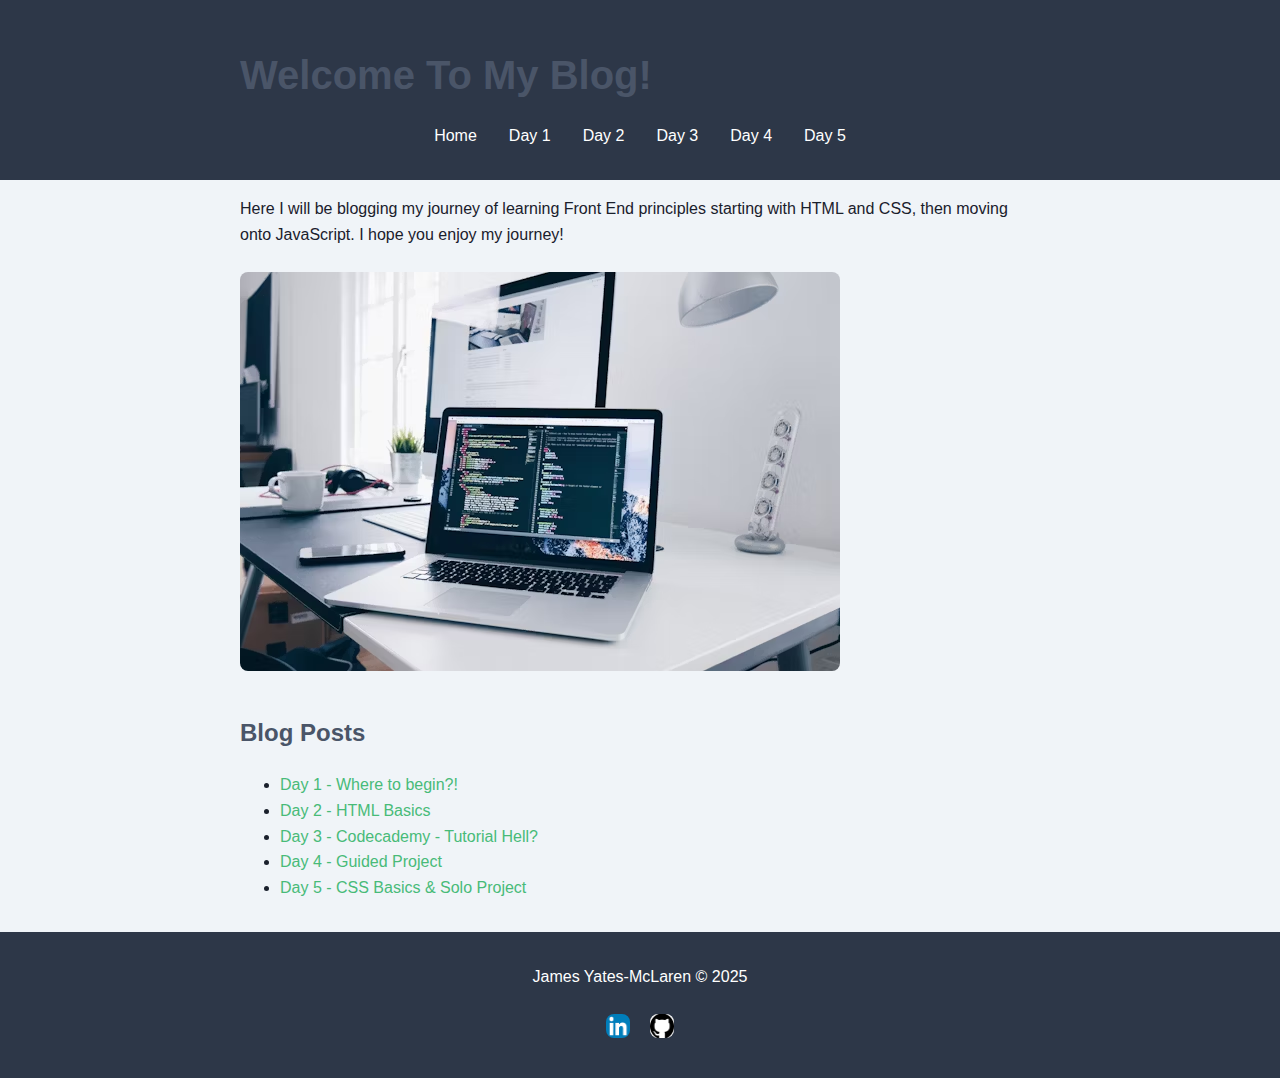
<file: index.html>
<!DOCTYPE html>
<html lang="en">
  <head>
    <meta charset="UTF-8" />
    <meta name="viewport" content="width=device-width, initial-scale=1.0" />
    <link rel="stylesheet" href="style.css" />
    <title>JY-M Front End Blog</title>
  </head>
  <body>
    <header>
      <div class="container">
        <h1>Welcome To My Blog!</h1>
        <nav>
          <ul>
            <li><a href="index.html">Home</a></li>
            <li><a href="Day1.html">Day 1</a></li>
            <li><a href="Day2.html">Day 2</a></li>
            <li><a href="Day3.html">Day 3</a></li>
            <li><a href="Day4.html">Day 4</a></li>
            <li><a href="Day5.html">Day 5</a></li>
          </ul>
        </nav>
      </div>
    </header>

    <main class="container">
      <p>
        Here I will be blogging my journey of learning Front End principles
        starting with HTML and CSS, then moving onto JavaScript. I hope you
        enjoy my journey!
      </p>

      <img src="images/coding.avif" alt="laptop displaying code" />

      <h2>Blog Posts</h2>
      <ul>
        <li><a href="Day1.html">Day 1 - Where to begin?!</a></li>
        <li><a href="Day2.html">Day 2 - HTML Basics</a></li>
        <li><a href="Day3.html">Day 3 - Codecademy - Tutorial Hell?</a></li>
        <li><a href="Day4.html">Day 4 - Guided Project</a></li>
        <li><a href="Day5.html">Day 5 - CSS Basics & Solo Project</a></li>
      </ul>
    </main>

    <footer>
      <div class="container">
        <p>James Yates-McLaren &copy; 2025</p>
        <div class="social-links">
          <a href="https://www.linkedin.com/in/jamesyates-mclaren/">
            <img
              src="images/Linkedin Logo.png"
              alt="James Yates-McLaren Linkedin"
            />
          </a>
          <a href="https://github.com/Jates12">
            <img
              src="images/Github.png"
              alt="James Yates-McLaren GitHub Link"
            />
          </a>
        </div>
      </div>
    </footer>
  </body>
</html>
</file>
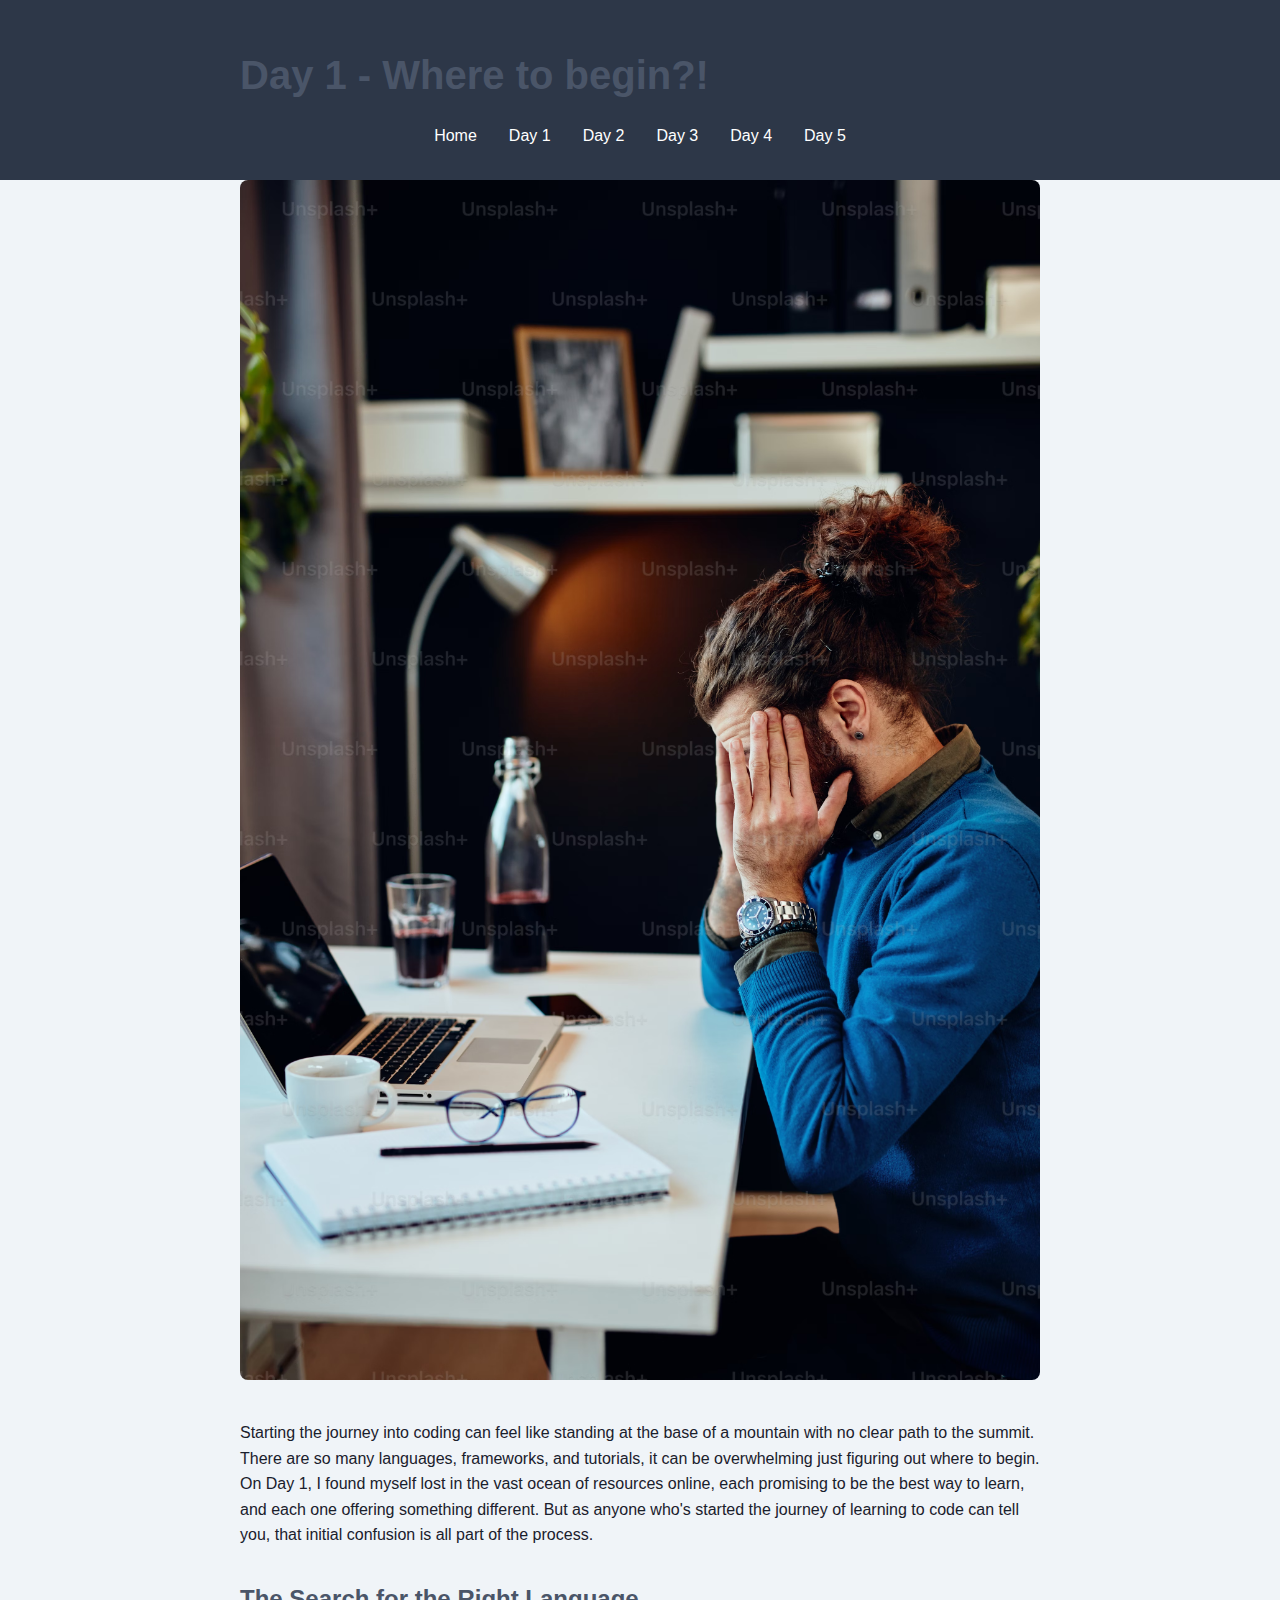
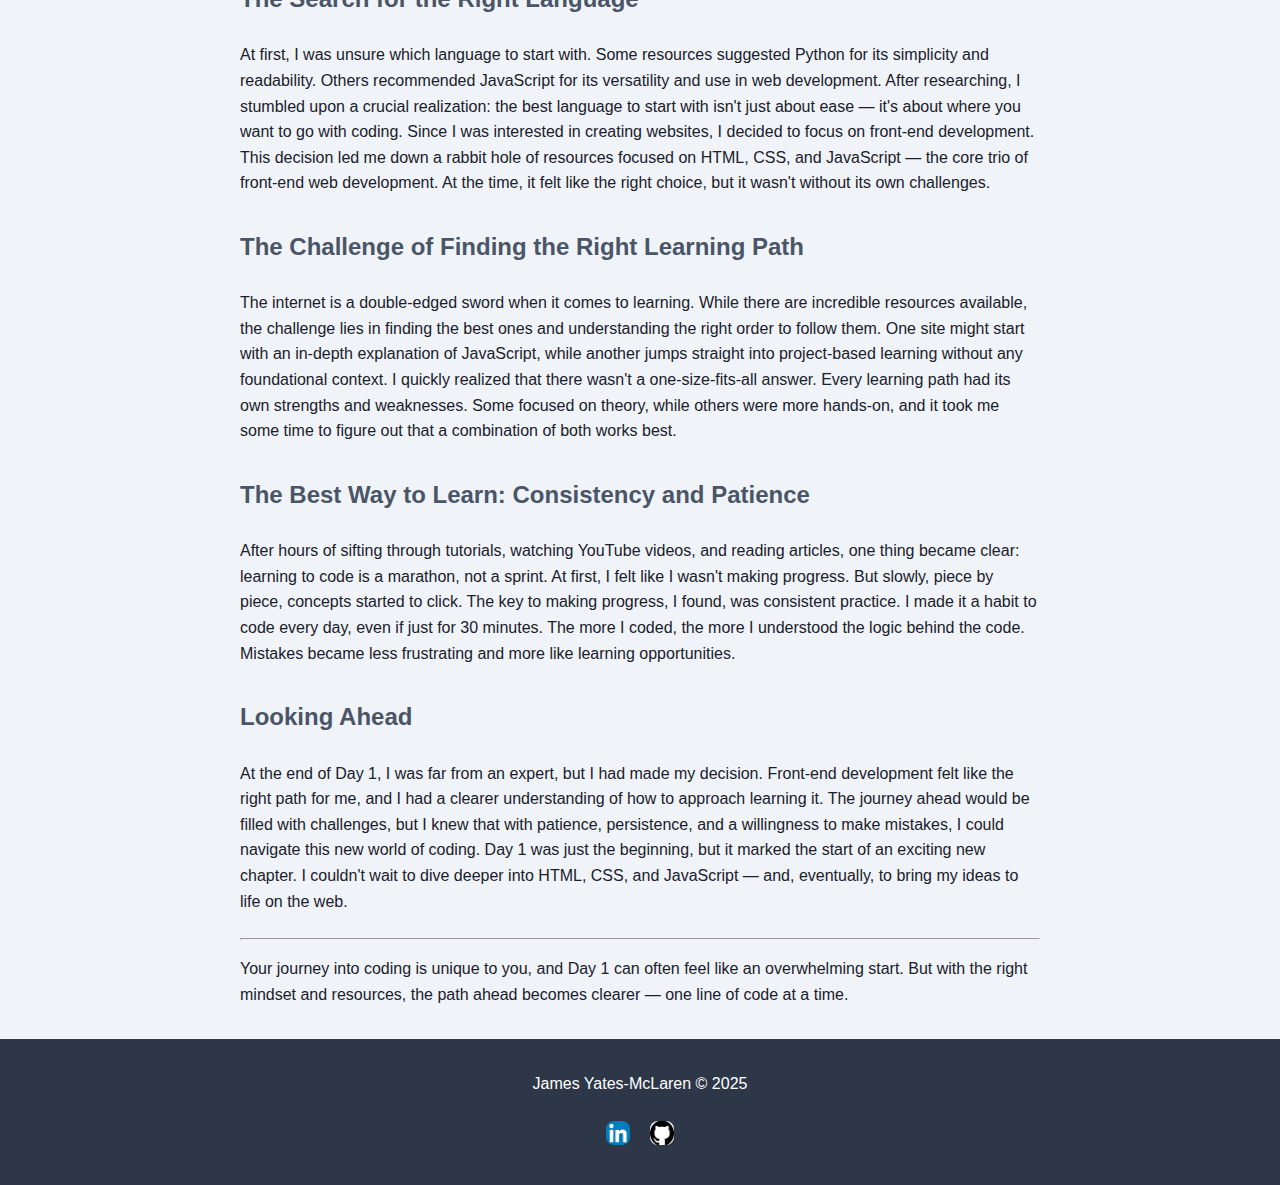
<file: Day1.html>
<!DOCTYPE html>
<html lang="en">
  <head>
    <meta charset="UTF-8" />
    <meta name="viewport" content="width=device-width, initial-scale=1.0" />
    <title>Day 1 - Where to begin?!</title>
    <link rel="stylesheet" href="style.css" />
  </head>
  <body>
    <header>
      <div class="container">
        <h1>Day 1 - Where to begin?!</h1>
        <nav>
          <ul>
            <li><a href="index.html">Home</a></li>
            <li><a href="Day1.html">Day 1</a></li>
            <li><a href="Day2.html">Day 2</a></li>
            <li><a href="Day3.html">Day 3</a></li>
            <li><a href="Day4.html">Day 4</a></li>
            <li><a href="Day5.html">Day 5</a></li>
          </ul>
        </nav>
      </div>
    </header>

    <main class="container">
      <img src="images/Confusion.avif" alt="Confusion" />

      <p>
        Starting the journey into coding can feel like standing at the base of a
        mountain with no clear path to the summit. There are so many languages,
        frameworks, and tutorials, it can be overwhelming just figuring out
        where to begin. On Day 1, I found myself lost in the vast ocean of
        resources online, each promising to be the best way to learn, and each
        one offering something different. But as anyone who's started the
        journey of learning to code can tell you, that initial confusion is all
        part of the process.
      </p>

      <h3>The Search for the Right Language</h3>
      <p>
        At first, I was unsure which language to start with. Some resources
        suggested Python for its simplicity and readability. Others recommended
        JavaScript for its versatility and use in web development. After
        researching, I stumbled upon a crucial realization: the best language to
        start with isn't just about ease — it's about where you want to go with
        coding. Since I was interested in creating websites, I decided to focus
        on front-end development. This decision led me down a rabbit hole of
        resources focused on HTML, CSS, and JavaScript — the core trio of
        front-end web development. At the time, it felt like the right choice,
        but it wasn't without its own challenges.
      </p>

      <h3>The Challenge of Finding the Right Learning Path</h3>
      <p>
        The internet is a double-edged sword when it comes to learning. While
        there are incredible resources available, the challenge lies in finding
        the best ones and understanding the right order to follow them. One site
        might start with an in-depth explanation of JavaScript, while another
        jumps straight into project-based learning without any foundational
        context. I quickly realized that there wasn't a one-size-fits-all
        answer. Every learning path had its own strengths and weaknesses. Some
        focused on theory, while others were more hands-on, and it took me some
        time to figure out that a combination of both works best.
      </p>

      <h3>The Best Way to Learn: Consistency and Patience</h3>
      <p>
        After hours of sifting through tutorials, watching YouTube videos, and
        reading articles, one thing became clear: learning to code is a
        marathon, not a sprint. At first, I felt like I wasn't making progress.
        But slowly, piece by piece, concepts started to click. The key to making
        progress, I found, was consistent practice. I made it a habit to code
        every day, even if just for 30 minutes. The more I coded, the more I
        understood the logic behind the code. Mistakes became less frustrating
        and more like learning opportunities.
      </p>

      <h3>Looking Ahead</h3>
      <p>
        At the end of Day 1, I was far from an expert, but I had made my
        decision. Front-end development felt like the right path for me, and I
        had a clearer understanding of how to approach learning it. The journey
        ahead would be filled with challenges, but I knew that with patience,
        persistence, and a willingness to make mistakes, I could navigate this
        new world of coding. Day 1 was just the beginning, but it marked the
        start of an exciting new chapter. I couldn't wait to dive deeper into
        HTML, CSS, and JavaScript — and, eventually, to bring my ideas to life
        on the web.
      </p>

      <hr />

      <p>
        Your journey into coding is unique to you, and Day 1 can often feel like
        an overwhelming start. But with the right mindset and resources, the
        path ahead becomes clearer — one line of code at a time.
      </p>
    </main>

    <footer>
      <div class="container">
        <p>James Yates-McLaren &copy; 2025</p>
        <div class="social-links">
          <a href="https://www.linkedin.com/in/jamesyates-mclaren/">
            <img
              src="images/Linkedin Logo.png"
              alt="James Yates-McLaren Linkedin"
            />
          </a>
          <a href="https://github.com/Jates12">
            <img
              src="images/Github.png"
              alt="James Yates-McLaren GitHub Link"
            />
          </a>
        </div>
      </div>
    </footer>
  </body>
</html>
</file>
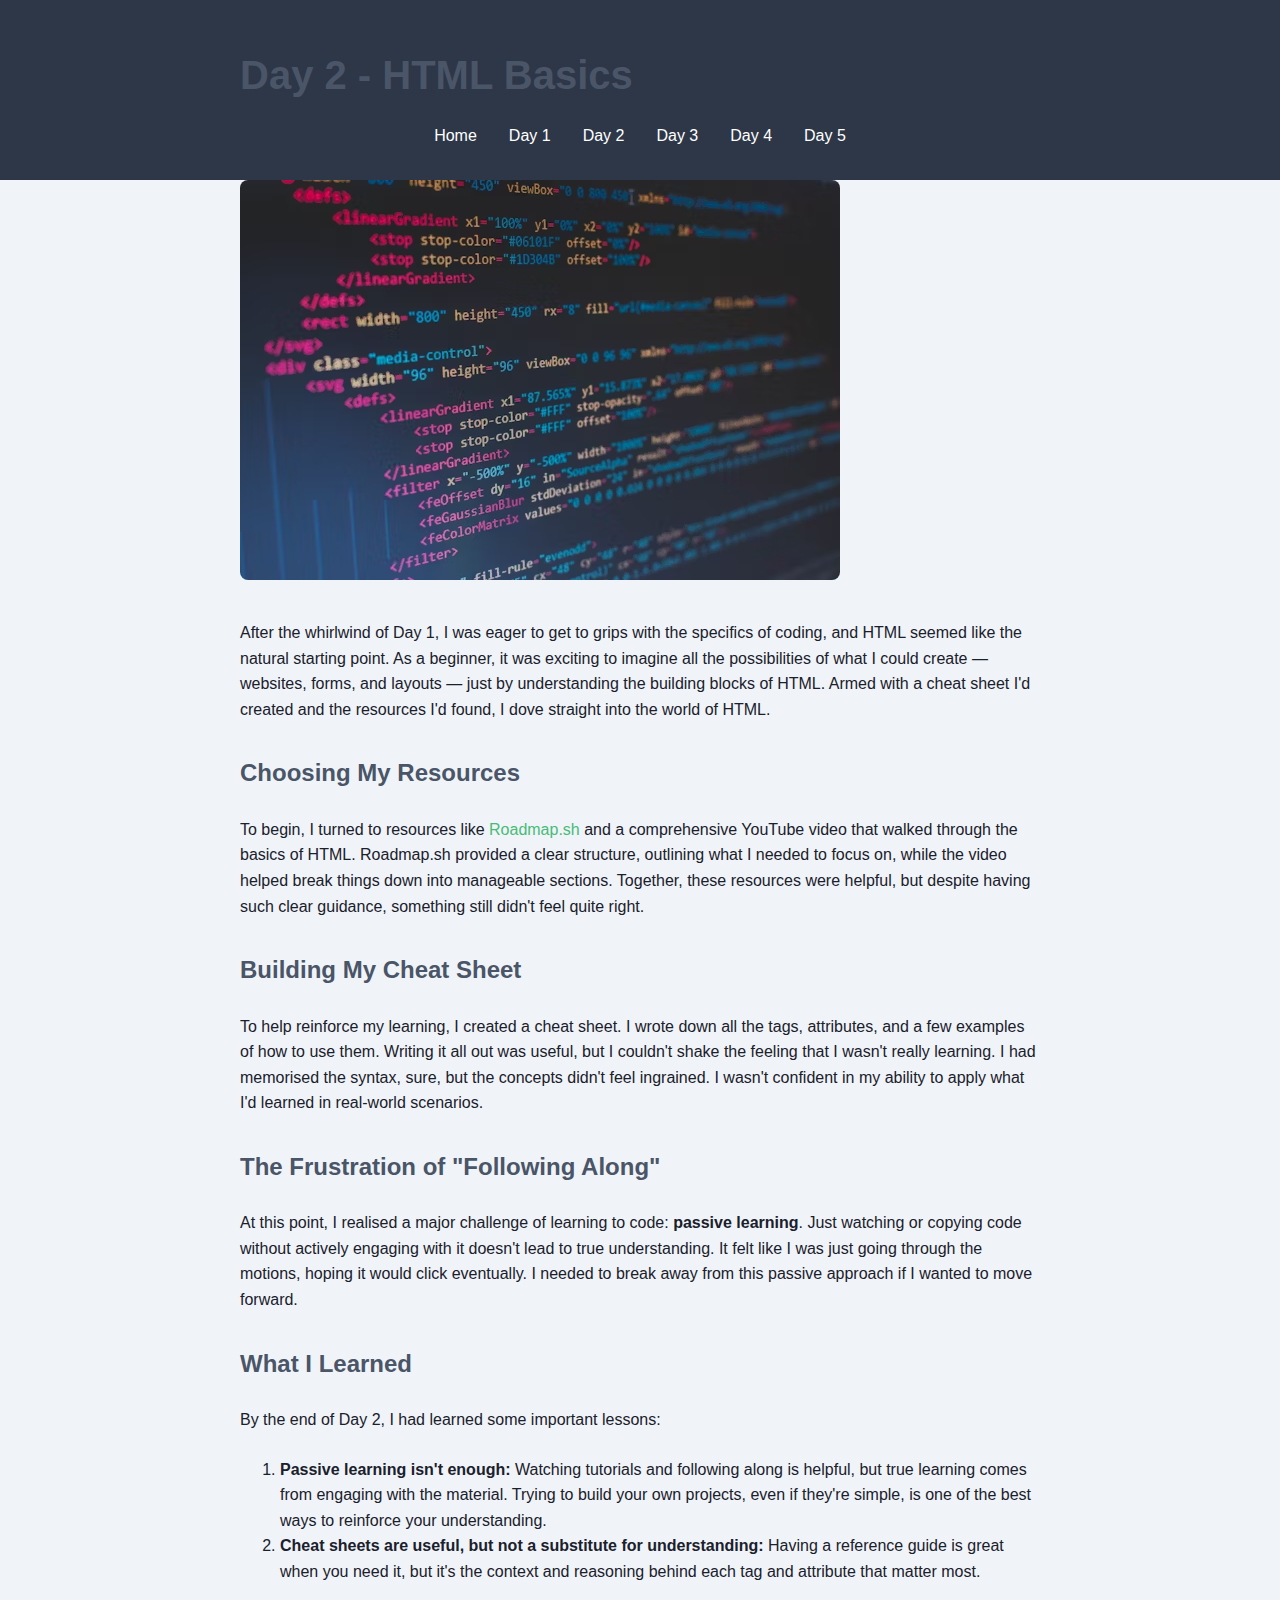
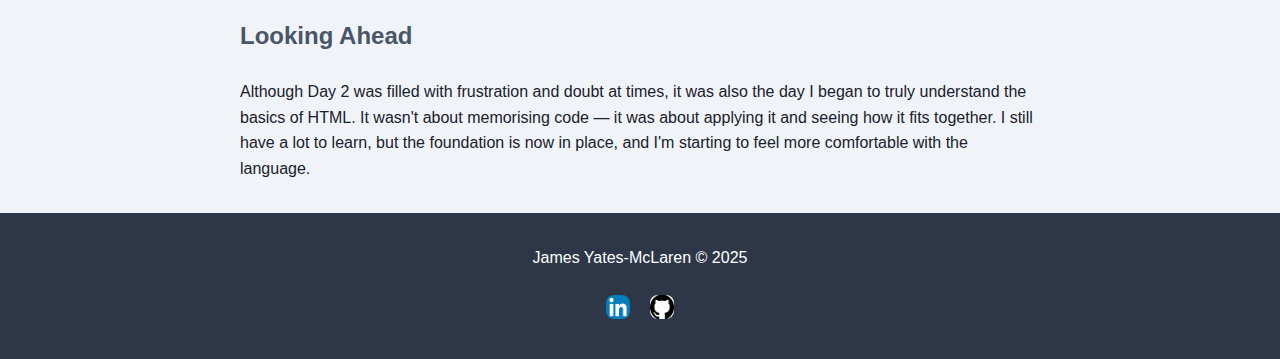
<file: Day2.html>
<!DOCTYPE html>
<html lang="en">
  <head>
    <meta charset="UTF-8" />
    <meta name="viewport" content="width=device-width, initial-scale=1.0" />
    <title>Day 2 - HTML Basics</title>
    <link rel="stylesheet" href="style.css" />
  </head>
  <body>
    <header>
      <div class="container">
        <h1>Day 2 - HTML Basics</h1>
        <nav>
          <ul>
            <li><a href="index.html">Home</a></li>
            <li><a href="Day1.html">Day 1</a></li>
            <li><a href="Day2.html">Day 2</a></li>
            <li><a href="Day3.html">Day 3</a></li>
            <li><a href="Day4.html">Day 4</a></li>
            <li><a href="Day5.html">Day 5</a></li>
          </ul>
        </nav>
      </div>
    </header>

    <main class="container">
      <img src="images/html.avif" alt="HTML code" />

      <p>
        After the whirlwind of Day 1, I was eager to get to grips with the
        specifics of coding, and HTML seemed like the natural starting point. As
        a beginner, it was exciting to imagine all the possibilities of what I
        could create — websites, forms, and layouts — just by understanding the
        building blocks of HTML. Armed with a cheat sheet I'd created and the
        resources I'd found, I dove straight into the world of HTML.
      </p>

      <h3>Choosing My Resources</h3>
      <p>
        To begin, I turned to resources like
        <a href="https://roadmap.sh/">Roadmap.sh</a> and a comprehensive YouTube
        video that walked through the basics of HTML. Roadmap.sh provided a
        clear structure, outlining what I needed to focus on, while the video
        helped break things down into manageable sections. Together, these
        resources were helpful, but despite having such clear guidance,
        something still didn't feel quite right.
      </p>

      <h3>Building My Cheat Sheet</h3>
      <p>
        To help reinforce my learning, I created a cheat sheet. I wrote down all
        the tags, attributes, and a few examples of how to use them. Writing it
        all out was useful, but I couldn't shake the feeling that I wasn't
        really learning. I had memorised the syntax, sure, but the concepts
        didn't feel ingrained. I wasn't confident in my ability to apply what
        I'd learned in real-world scenarios.
      </p>

      <h3>The Frustration of "Following Along"</h3>
      <p>
        At this point, I realised a major challenge of learning to code:
        <strong>passive learning</strong>. Just watching or copying code without
        actively engaging with it doesn't lead to true understanding. It felt
        like I was just going through the motions, hoping it would click
        eventually. I needed to break away from this passive approach if I
        wanted to move forward.
      </p>

      <h3>What I Learned</h3>
      <p>By the end of Day 2, I had learned some important lessons:</p>
      <ol>
        <li>
          <strong>Passive learning isn't enough:</strong> Watching tutorials and
          following along is helpful, but true learning comes from engaging with
          the material. Trying to build your own projects, even if they're
          simple, is one of the best ways to reinforce your understanding.
        </li>
        <li>
          <strong
            >Cheat sheets are useful, but not a substitute for
            understanding:</strong
          >
          Having a reference guide is great when you need it, but it's the
          context and reasoning behind each tag and attribute that matter most.
        </li>
      </ol>

      <h3>Looking Ahead</h3>
      <p>
        Although Day 2 was filled with frustration and doubt at times, it was
        also the day I began to truly understand the basics of HTML. It wasn't
        about memorising code — it was about applying it and seeing how it fits
        together. I still have a lot to learn, but the foundation is now in
        place, and I'm starting to feel more comfortable with the language.
      </p>
    </main>

    <footer>
      <div class="container">
        <p>James Yates-McLaren &copy; 2025</p>
        <div class="social-links">
          <a href="https://www.linkedin.com/in/jamesyates-mclaren/">
            <img
              src="images/Linkedin Logo.png"
              alt="James Yates-McLaren Linkedin"
            />
          </a>
          <a href="https://github.com/Jates12">
            <img
              src="images/Github.png"
              alt="James Yates-McLaren GitHub Link"
            />
          </a>
        </div>
      </div>
    </footer>
  </body>
</html>
</file>
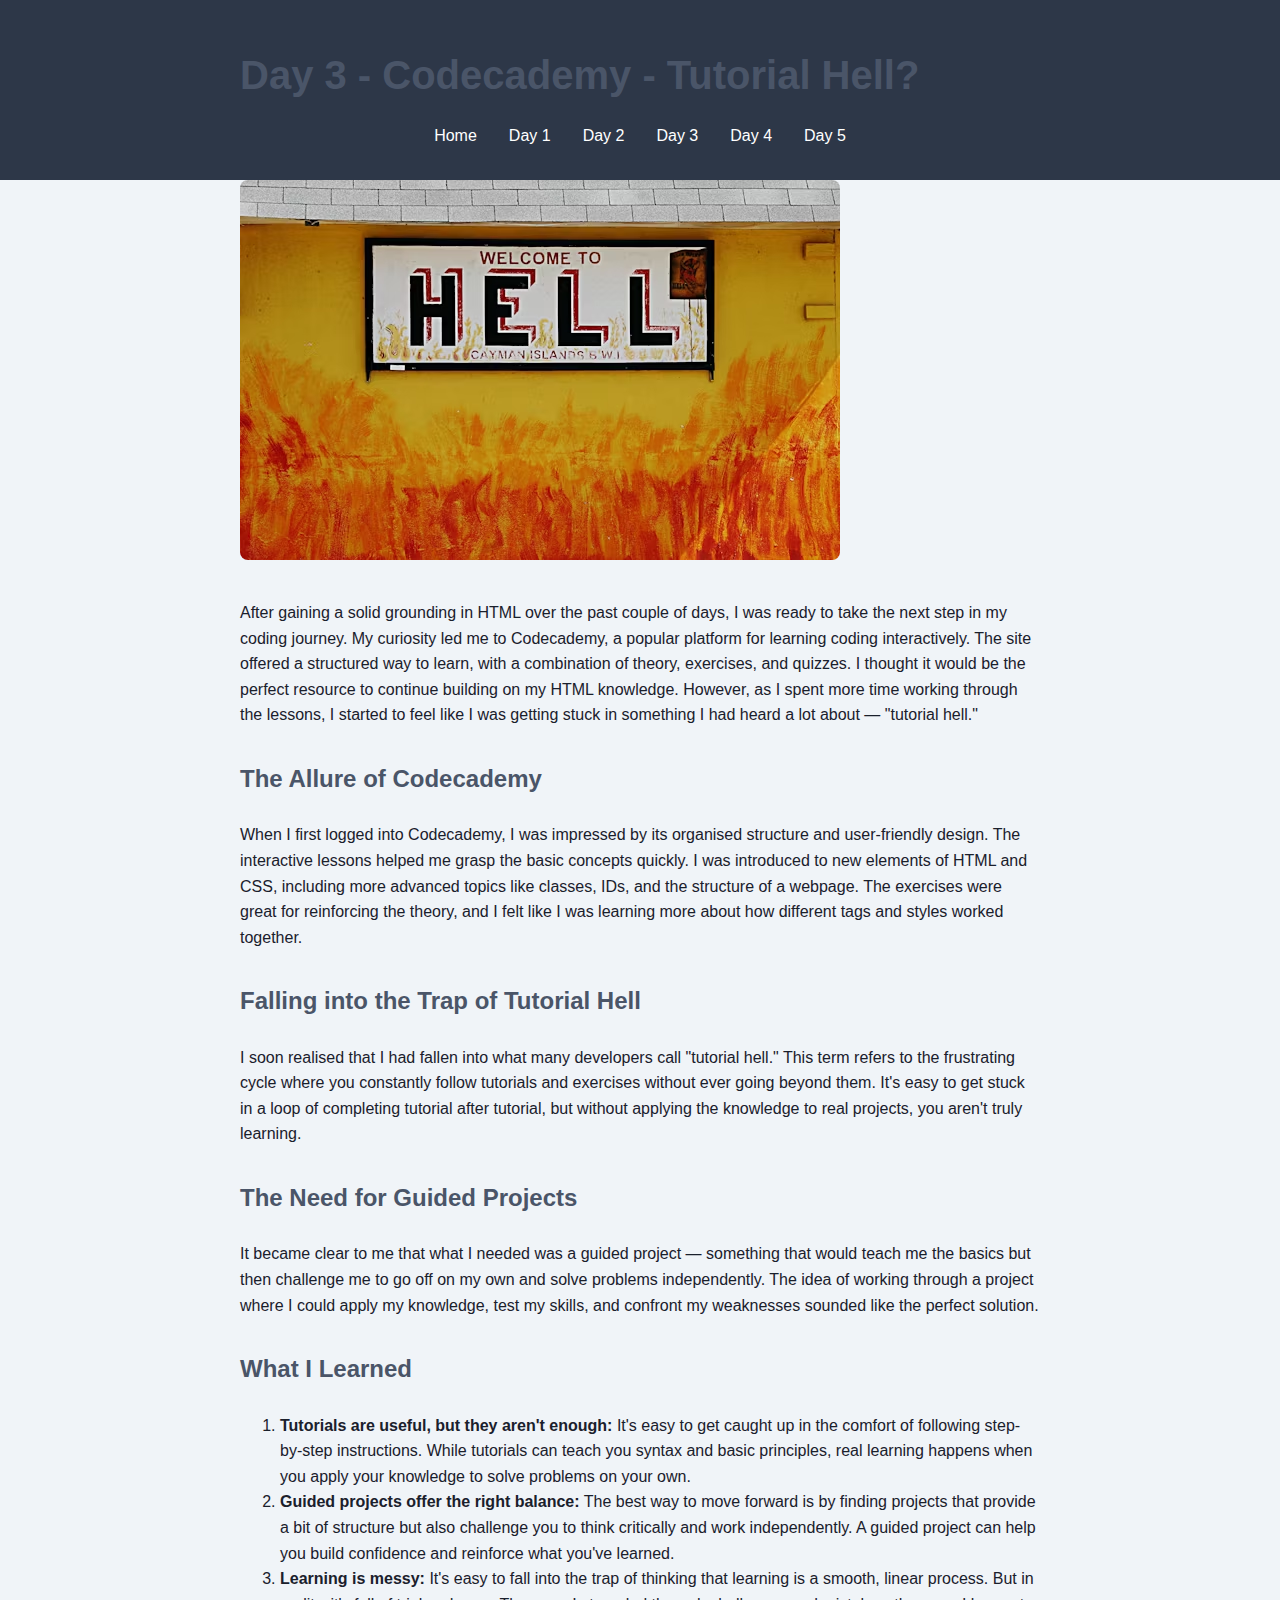
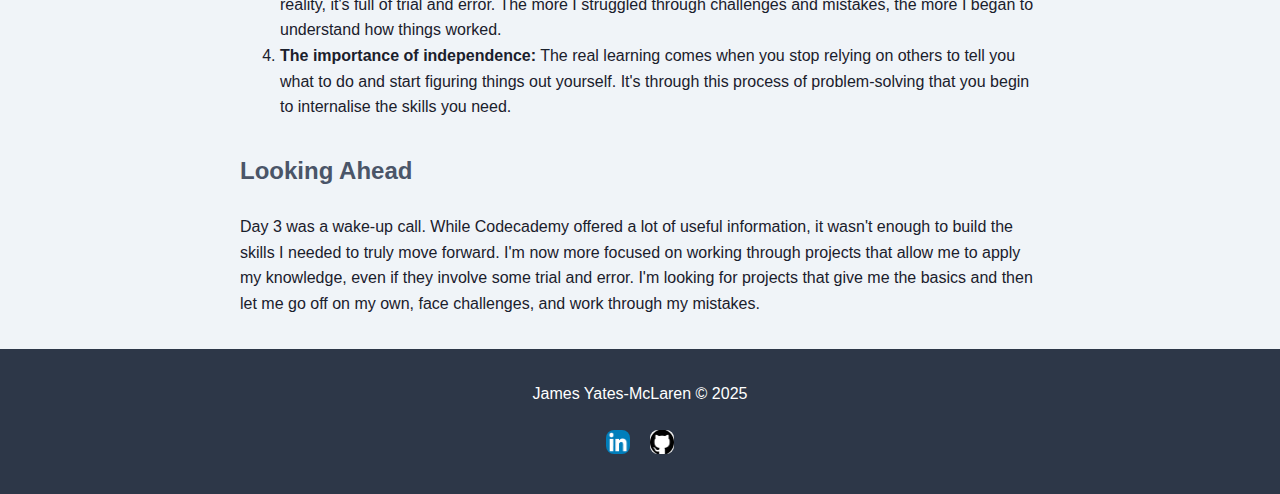
<file: Day3.html>
<!DOCTYPE html>
<html lang="en">
  <head>
    <meta charset="UTF-8" />
    <meta name="viewport" content="width=device-width, initial-scale=1.0" />
    <title>Day 3 - Codecademy - Tutorial Hell?</title>
    <link rel="stylesheet" href="style.css" />
  </head>
  <body>
    <header>
      <div class="container">
        <h1>Day 3 - Codecademy - Tutorial Hell?</h1>
        <nav>
          <ul>
            <li><a href="index.html">Home</a></li>
            <li><a href="Day1.html">Day 1</a></li>
            <li><a href="Day2.html">Day 2</a></li>
            <li><a href="Day3.html">Day 3</a></li>
            <li><a href="Day4.html">Day 4</a></li>
            <li><a href="Day5.html">Day 5</a></li>
          </ul>
        </nav>
      </div>
    </header>

    <main class="container">
      <img src="images/Hell.avif" alt="Entrance To Hell" />

      <p>
        After gaining a solid grounding in HTML over the past couple of days, I
        was ready to take the next step in my coding journey. My curiosity led
        me to Codecademy, a popular platform for learning coding interactively.
        The site offered a structured way to learn, with a combination of
        theory, exercises, and quizzes. I thought it would be the perfect
        resource to continue building on my HTML knowledge. However, as I spent
        more time working through the lessons, I started to feel like I was
        getting stuck in something I had heard a lot about — "tutorial hell."
      </p>

      <h3>The Allure of Codecademy</h3>
      <p>
        When I first logged into Codecademy, I was impressed by its organised
        structure and user-friendly design. The interactive lessons helped me
        grasp the basic concepts quickly. I was introduced to new elements of
        HTML and CSS, including more advanced topics like classes, IDs, and the
        structure of a webpage. The exercises were great for reinforcing the
        theory, and I felt like I was learning more about how different tags and
        styles worked together.
      </p>

      <h3>Falling into the Trap of Tutorial Hell</h3>
      <p>
        I soon realised that I had fallen into what many developers call
        "tutorial hell." This term refers to the frustrating cycle where you
        constantly follow tutorials and exercises without ever going beyond
        them. It's easy to get stuck in a loop of completing tutorial after
        tutorial, but without applying the knowledge to real projects, you
        aren't truly learning.
      </p>

      <h3>The Need for Guided Projects</h3>
      <p>
        It became clear to me that what I needed was a guided project —
        something that would teach me the basics but then challenge me to go off
        on my own and solve problems independently. The idea of working through
        a project where I could apply my knowledge, test my skills, and confront
        my weaknesses sounded like the perfect solution.
      </p>

      <h3>What I Learned</h3>
      <ol>
        <li>
          <strong>Tutorials are useful, but they aren't enough:</strong>
          It's easy to get caught up in the comfort of following step-by-step
          instructions. While tutorials can teach you syntax and basic
          principles, real learning happens when you apply your knowledge to
          solve problems on your own.
        </li>
        <li>
          <strong>Guided projects offer the right balance:</strong>
          The best way to move forward is by finding projects that provide a bit
          of structure but also challenge you to think critically and work
          independently. A guided project can help you build confidence and
          reinforce what you've learned.
        </li>
        <li>
          <strong>Learning is messy:</strong>
          It's easy to fall into the trap of thinking that learning is a smooth,
          linear process. But in reality, it's full of trial and error. The more
          I struggled through challenges and mistakes, the more I began to
          understand how things worked.
        </li>
        <li>
          <strong>The importance of independence:</strong>
          The real learning comes when you stop relying on others to tell you
          what to do and start figuring things out yourself. It's through this
          process of problem-solving that you begin to internalise the skills
          you need.
        </li>
      </ol>

      <h3>Looking Ahead</h3>
      <p>
        Day 3 was a wake-up call. While Codecademy offered a lot of useful
        information, it wasn't enough to build the skills I needed to truly move
        forward. I'm now more focused on working through projects that allow me
        to apply my knowledge, even if they involve some trial and error. I'm
        looking for projects that give me the basics and then let me go off on
        my own, face challenges, and work through my mistakes.
      </p>
    </main>

    <footer>
      <div class="container">
        <p>James Yates-McLaren &copy; 2025</p>
        <div class="social-links">
          <a href="https://www.linkedin.com/in/jamesyates-mclaren/">
            <img
              src="images/Linkedin Logo.png"
              alt="James Yates-McLaren Linkedin"
            />
          </a>
          <a href="https://github.com/Jates12">
            <img
              src="images/Github.png"
              alt="James Yates-McLaren GitHub Link"
            />
          </a>
        </div>
      </div>
    </footer>
  </body>
</html>
</file>
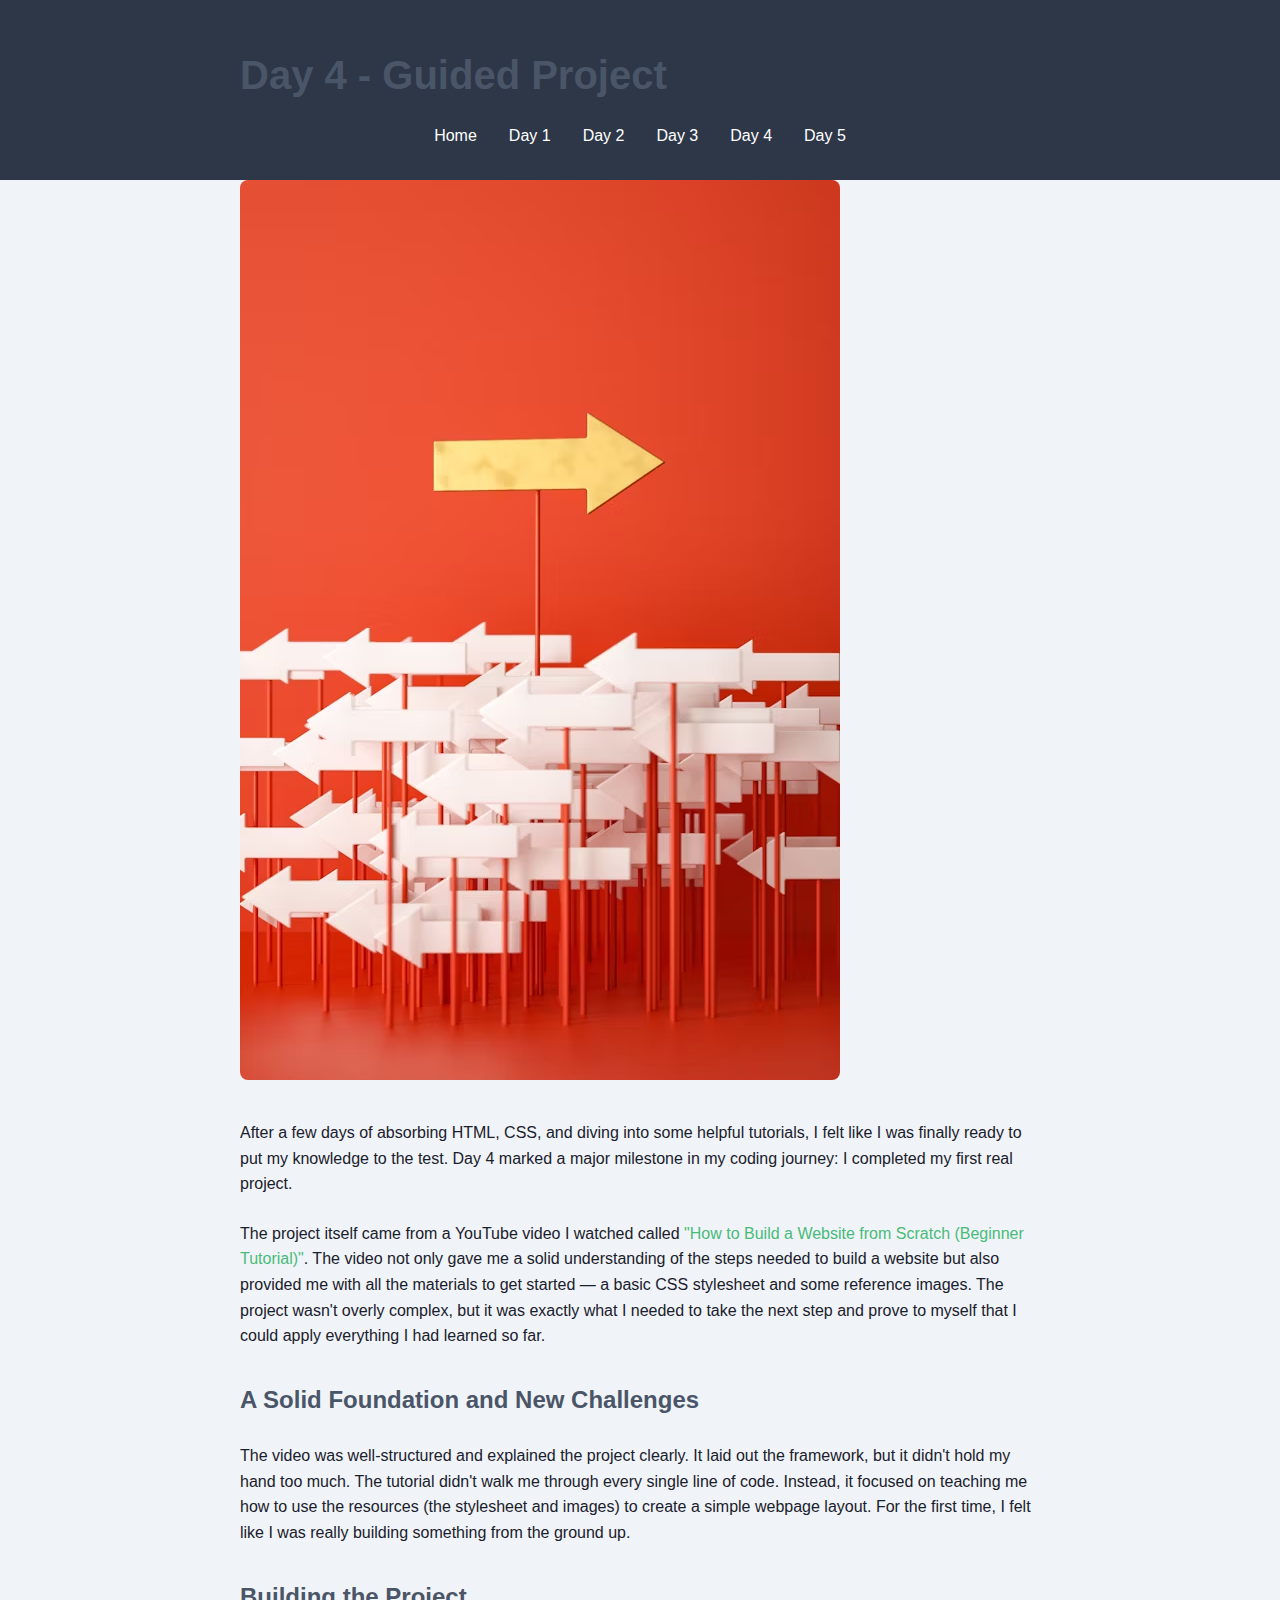
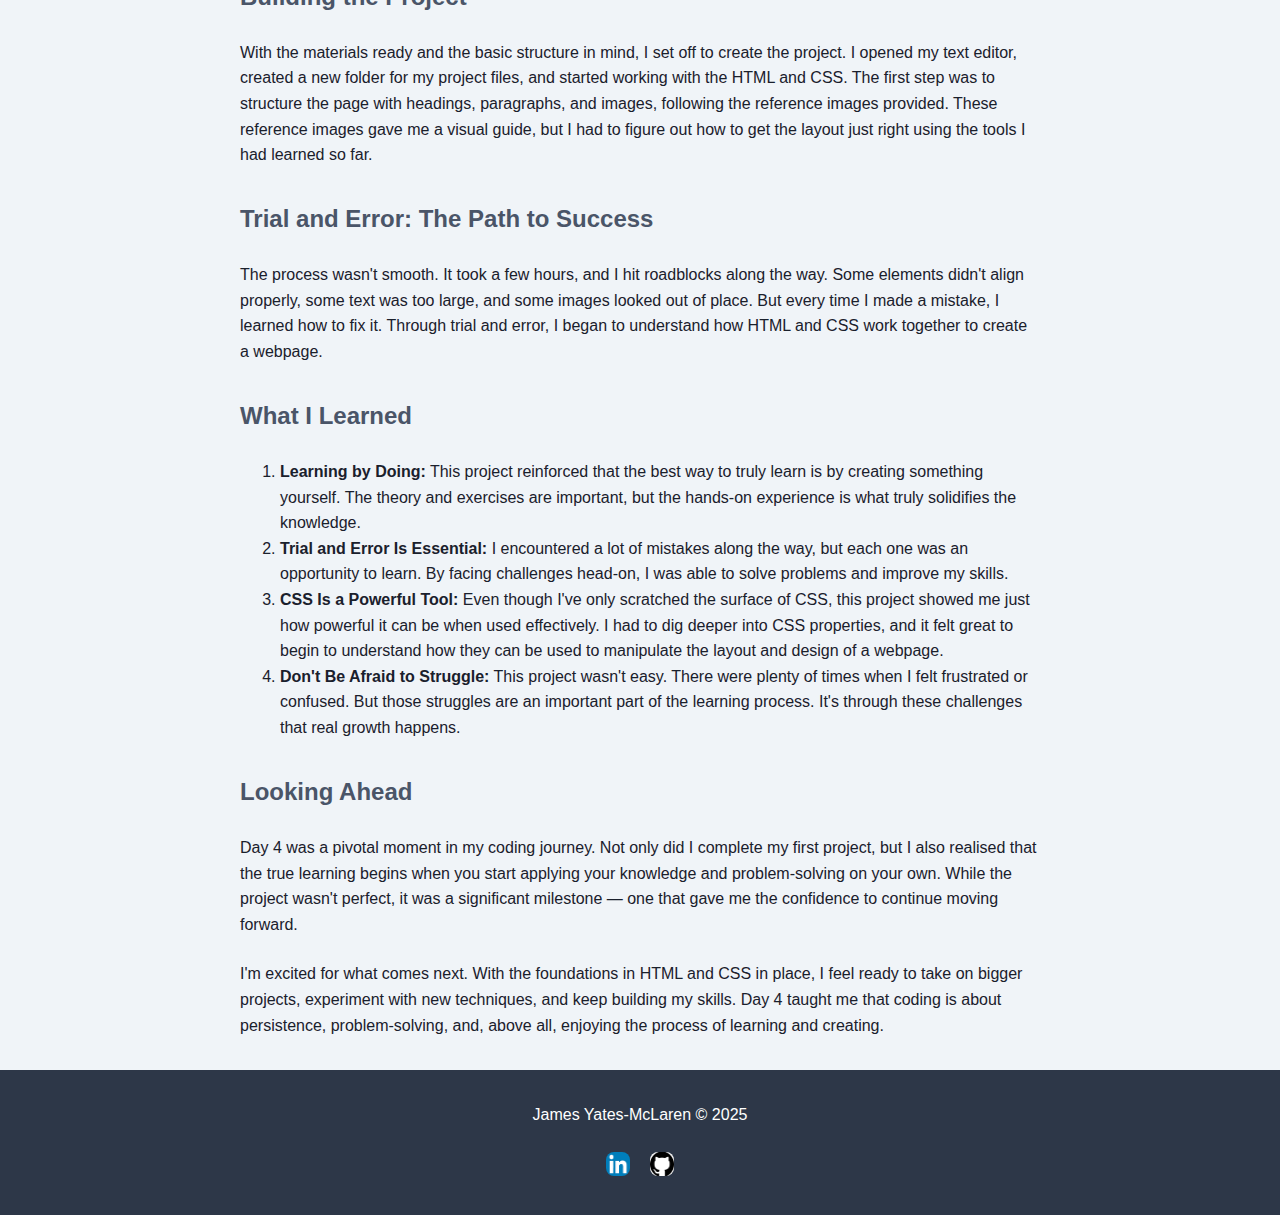
<file: Day4.html>
<!DOCTYPE html>
<html lang="en">
  <head>
    <meta charset="UTF-8" />
    <meta name="viewport" content="width=device-width, initial-scale=1.0" />
    <title>Day 4 - Guided Project</title>
    <link rel="stylesheet" href="style.css" />
  </head>
  <body>
    <header>
      <div class="container">
        <h1>Day 4 - Guided Project</h1>
        <nav>
          <ul>
            <li><a href="index.html">Home</a></li>
            <li><a href="Day1.html">Day 1</a></li>
            <li><a href="Day2.html">Day 2</a></li>
            <li><a href="Day3.html">Day 3</a></li>
            <li><a href="Day4.html">Day 4</a></li>
            <li><a href="Day5.html">Day 5</a></li>
          </ul>
        </nav>
      </div>
    </header>

    <main class="container">
      <img
        src="images/guide.avif"
        alt="A red wall with white arrows pointing one way and a big yellow arrow pointing the other"
      />

      <p>
        After a few days of absorbing HTML, CSS, and diving into some helpful
        tutorials, I felt like I was finally ready to put my knowledge to the
        test. Day 4 marked a major milestone in my coding journey: I completed
        my first real project.
      </p>

      <p>
        The project itself came from a YouTube video I watched called
        <a href="https://www.youtube.com/watch?v=mJgBOIoGihA&t=19s"
          >"How to Build a Website from Scratch (Beginner Tutorial)"</a
        >. The video not only gave me a solid understanding of the steps needed
        to build a website but also provided me with all the materials to get
        started — a basic CSS stylesheet and some reference images. The project
        wasn't overly complex, but it was exactly what I needed to take the next
        step and prove to myself that I could apply everything I had learned so
        far.
      </p>

      <h3>A Solid Foundation and New Challenges</h3>
      <p>
        The video was well-structured and explained the project clearly. It laid
        out the framework, but it didn't hold my hand too much. The tutorial
        didn't walk me through every single line of code. Instead, it focused on
        teaching me how to use the resources (the stylesheet and images) to
        create a simple webpage layout. For the first time, I felt like I was
        really building something from the ground up.
      </p>

      <h3>Building the Project</h3>
      <p>
        With the materials ready and the basic structure in mind, I set off to
        create the project. I opened my text editor, created a new folder for my
        project files, and started working with the HTML and CSS. The first step
        was to structure the page with headings, paragraphs, and images,
        following the reference images provided. These reference images gave me
        a visual guide, but I had to figure out how to get the layout just right
        using the tools I had learned so far.
      </p>

      <h3>Trial and Error: The Path to Success</h3>
      <p>
        The process wasn't smooth. It took a few hours, and I hit roadblocks
        along the way. Some elements didn't align properly, some text was too
        large, and some images looked out of place. But every time I made a
        mistake, I learned how to fix it. Through trial and error, I began to
        understand how HTML and CSS work together to create a webpage.
      </p>

      <h3>What I Learned</h3>
      <ol>
        <li>
          <strong>Learning by Doing:</strong>
          This project reinforced that the best way to truly learn is by
          creating something yourself. The theory and exercises are important,
          but the hands-on experience is what truly solidifies the knowledge.
        </li>
        <li>
          <strong>Trial and Error Is Essential:</strong>
          I encountered a lot of mistakes along the way, but each one was an
          opportunity to learn. By facing challenges head-on, I was able to
          solve problems and improve my skills.
        </li>
        <li>
          <strong>CSS Is a Powerful Tool:</strong>
          Even though I've only scratched the surface of CSS, this project
          showed me just how powerful it can be when used effectively. I had to
          dig deeper into CSS properties, and it felt great to begin to
          understand how they can be used to manipulate the layout and design of
          a webpage.
        </li>
        <li>
          <strong>Don't Be Afraid to Struggle:</strong>
          This project wasn't easy. There were plenty of times when I felt
          frustrated or confused. But those struggles are an important part of
          the learning process. It's through these challenges that real growth
          happens.
        </li>
      </ol>

      <h3>Looking Ahead</h3>
      <p>
        Day 4 was a pivotal moment in my coding journey. Not only did I complete
        my first project, but I also realised that the true learning begins when
        you start applying your knowledge and problem-solving on your own. While
        the project wasn't perfect, it was a significant milestone — one that
        gave me the confidence to continue moving forward.
      </p>

      <p>
        I'm excited for what comes next. With the foundations in HTML and CSS in
        place, I feel ready to take on bigger projects, experiment with new
        techniques, and keep building my skills. Day 4 taught me that coding is
        about persistence, problem-solving, and, above all, enjoying the process
        of learning and creating.
      </p>
    </main>

    <footer>
      <div class="container">
        <p>James Yates-McLaren &copy; 2025</p>
        <div class="social-links">
          <a href="https://www.linkedin.com/in/jamesyates-mclaren/">
            <img
              src="images/Linkedin Logo.png"
              alt="James Yates-McLaren Linkedin"
            />
          </a>
          <a href="https://github.com/Jates12">
            <img
              src="images/Github.png"
              alt="James Yates-McLaren GitHub Link"
            />
          </a>
        </div>
      </div>
    </footer>
  </body>
</html>
</file>
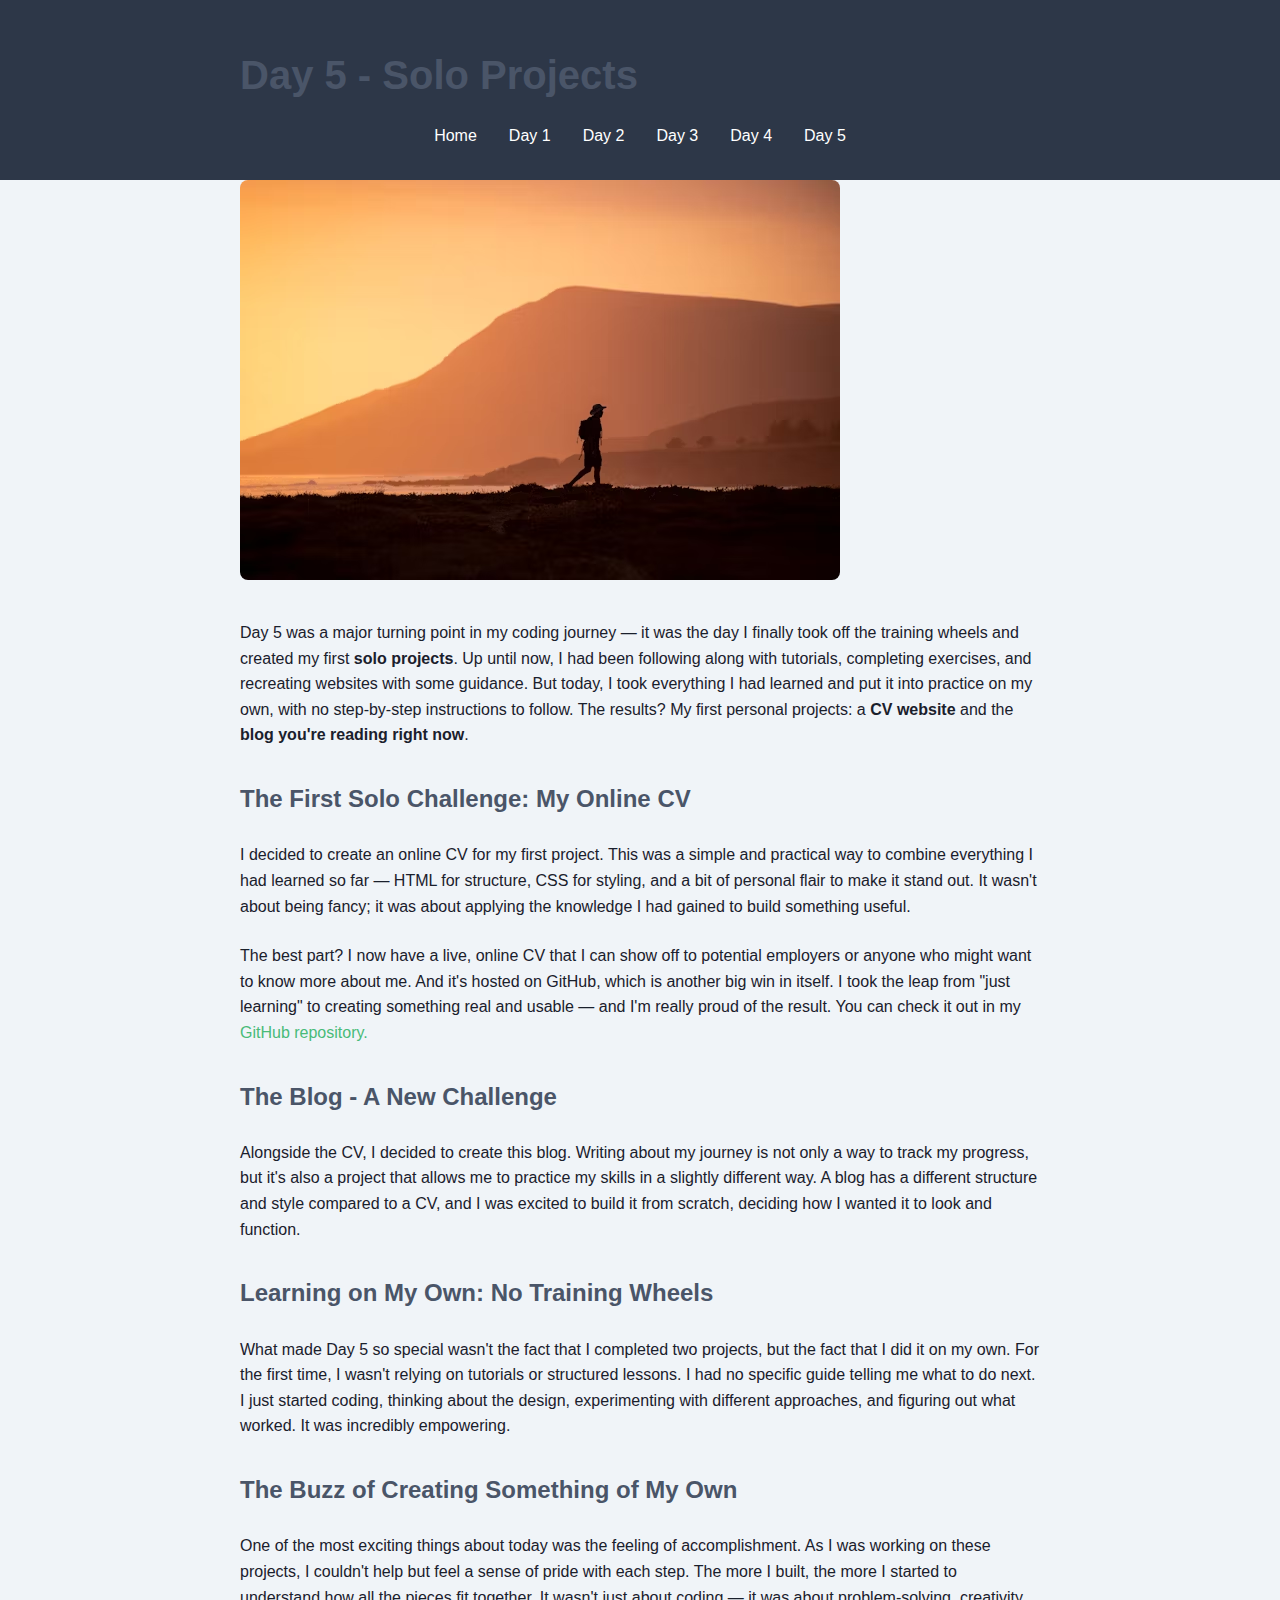
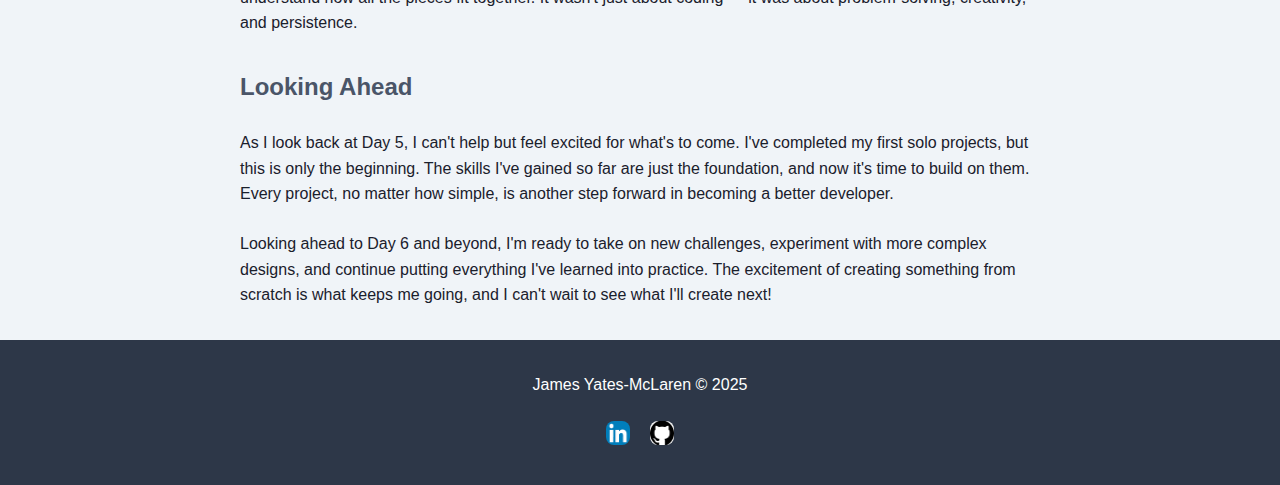
<file: Day5.html>
<!DOCTYPE html>
<html lang="en">
  <head>
    <meta charset="UTF-8" />
    <meta name="viewport" content="width=device-width, initial-scale=1.0" />
    <title>Day 5 - Solo Projects</title>
    <link rel="stylesheet" href="style.css" />
  </head>
  <body>
    <header>
      <div class="container">
        <h1>Day 5 - Solo Projects</h1>
        <nav>
          <ul>
            <li><a href="index.html">Home</a></li>
            <li><a href="Day1.html">Day 1</a></li>
            <li><a href="Day2.html">Day 2</a></li>
            <li><a href="Day3.html">Day 3</a></li>
            <li><a href="Day4.html">Day 4</a></li>
            <li><a href="Day5.html">Day 5</a></li>
          </ul>
        </nav>
      </div>
    </header>

    <main class="container">
      <img
        src="images/solo.avif"
        alt="A man on a solo adventure in the mountains"
      />

      <p>
        Day 5 was a major turning point in my coding journey — it was the day I
        finally took off the training wheels and created my first
        <strong>solo projects</strong>. Up until now, I had been following along
        with tutorials, completing exercises, and recreating websites with some
        guidance. But today, I took everything I had learned and put it into
        practice on my own, with no step-by-step instructions to follow. The
        results? My first personal projects: a <strong>CV website</strong> and
        the <strong>blog you're reading right now</strong>.
      </p>

      <h3>The First Solo Challenge: My Online CV</h3>
      <p>
        I decided to create an online CV for my first project. This was a simple
        and practical way to combine everything I had learned so far — HTML for
        structure, CSS for styling, and a bit of personal flair to make it stand
        out. It wasn't about being fancy; it was about applying the knowledge I
        had gained to build something useful.
      </p>

      <p>
        The best part? I now have a live, online CV that I can show off to
        potential employers or anyone who might want to know more about me. And
        it's hosted on GitHub, which is another big win in itself. I took the
        leap from "just learning" to creating something real and usable — and
        I'm really proud of the result. You can check it out in my
        <a href="https://github.com/Jates12/Online-CV">GitHub repository.</a>
      </p>

      <h3>The Blog - A New Challenge</h3>
      <p>
        Alongside the CV, I decided to create this blog. Writing about my
        journey is not only a way to track my progress, but it's also a project
        that allows me to practice my skills in a slightly different way. A blog
        has a different structure and style compared to a CV, and I was excited
        to build it from scratch, deciding how I wanted it to look and function.
      </p>

      <h3>Learning on My Own: No Training Wheels</h3>
      <p>
        What made Day 5 so special wasn't the fact that I completed two
        projects, but the fact that I did it on my own. For the first time, I
        wasn't relying on tutorials or structured lessons. I had no specific
        guide telling me what to do next. I just started coding, thinking about
        the design, experimenting with different approaches, and figuring out
        what worked. It was incredibly empowering.
      </p>

      <h3>The Buzz of Creating Something of My Own</h3>
      <p>
        One of the most exciting things about today was the feeling of
        accomplishment. As I was working on these projects, I couldn't help but
        feel a sense of pride with each step. The more I built, the more I
        started to understand how all the pieces fit together. It wasn't just
        about coding — it was about problem-solving, creativity, and
        persistence.
      </p>

      <h3>Looking Ahead</h3>
      <p>
        As I look back at Day 5, I can't help but feel excited for what's to
        come. I've completed my first solo projects, but this is only the
        beginning. The skills I've gained so far are just the foundation, and
        now it's time to build on them. Every project, no matter how simple, is
        another step forward in becoming a better developer.
      </p>

      <p>
        Looking ahead to Day 6 and beyond, I'm ready to take on new challenges,
        experiment with more complex designs, and continue putting everything
        I've learned into practice. The excitement of creating something from
        scratch is what keeps me going, and I can't wait to see what I'll create
        next!
      </p>
    </main>

    <footer>
      <div class="container">
        <p>James Yates-McLaren &copy; 2025</p>
        <div class="social-links">
          <a href="https://www.linkedin.com/in/jamesyates-mclaren/">
            <img
              src="images/Linkedin Logo.png"
              alt="James Yates-McLaren Linkedin"
            />
          </a>
          <a href="https://github.com/Jates12">
            <img
              src="images/Github.png"
              alt="James Yates-McLaren GitHub Link"
            />
          </a>
        </div>
      </div>
    </footer>
  </body>
</html>
</file>
<file: style.css>
:root {
  --bg-color: #f0f4f8;
  --text-color: #1a202c;
  --primary-color: #4a5568;
  --secondary-color: #718096;
  --accent-color: #48bb78;
  --header-bg: #2d3748;
}

body {
  font-family: "Inter", -apple-system, BlinkMacSystemFont, "Segoe UI", Roboto,
    Oxygen, Ubuntu, Cantarell, "Open Sans", "Helvetica Neue", sans-serif;
  background-color: var(--bg-color);
  color: var(--text-color);
  line-height: 1.6;
  margin: 0;
  padding: 0;
}

.container {
  max-width: 800px;
  margin: 0 auto;
  padding: 0 20px;
}

header {
  background-color: var(--header-bg);
  color: white;
  padding: 1rem 0;
}

nav ul {
  list-style-type: none;
  padding: 0;
  display: flex;
  justify-content: center;
}

nav ul li {
  margin: 0 1rem;
}

nav ul li a {
  color: white;
  text-decoration: none;
  font-weight: 500;
  transition: color 0.3s ease;
}

nav ul li a:hover {
  color: var(--accent-color);
}

h1,
h2,
h3 {
  color: var(--primary-color);
}

h1 {
  font-size: 2.5rem;
  margin-bottom: 1rem;
}

h3 {
  font-size: 1.5rem;
  margin-top: 2rem;
}

p {
  margin-bottom: 1.5rem;
}

img {
  max-width: 100%;
  height: auto;
  border-radius: 8px;
  margin-bottom: 1rem;
}

a {
  color: var(--accent-color);
  text-decoration: none;
  transition: color 0.3s ease;
}

a:hover {
  color: #38a169;
}

footer {
  background-color: var(--header-bg);
  color: white;
  text-align: center;
  padding: 1rem 0;
  margin-top: 2rem;
}

.social-links {
  margin-top: 1rem;
}

.social-links a {
  margin: 0 0.5rem;
}

.social-links img {
  width: 24px;
  height: 24px;
  transition: opacity 0.3s ease;
}

.social-links img:hover {
  opacity: 0.8;
}

@media (max-width: 768px) {
  h1 {
    font-size: 2rem;
  }

  h3 {
    font-size: 1.25rem;
  }
}
</file>
